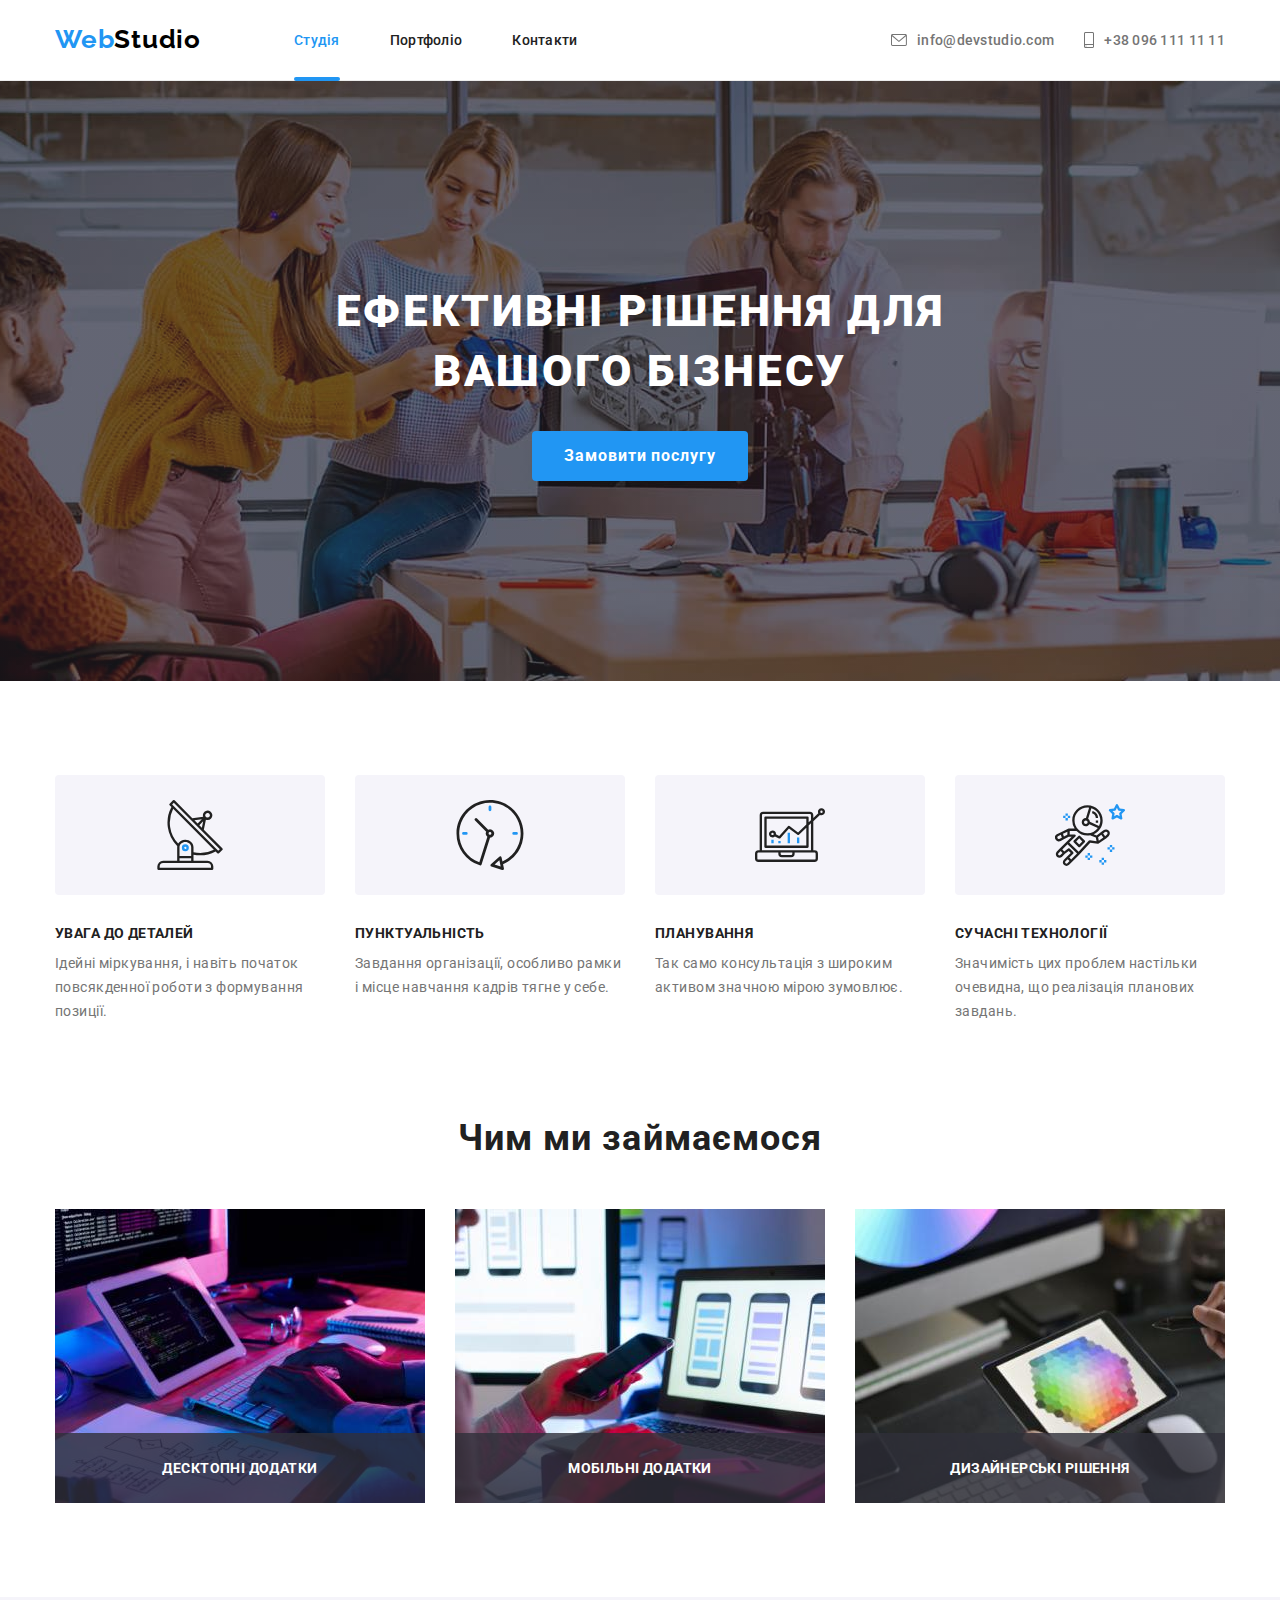
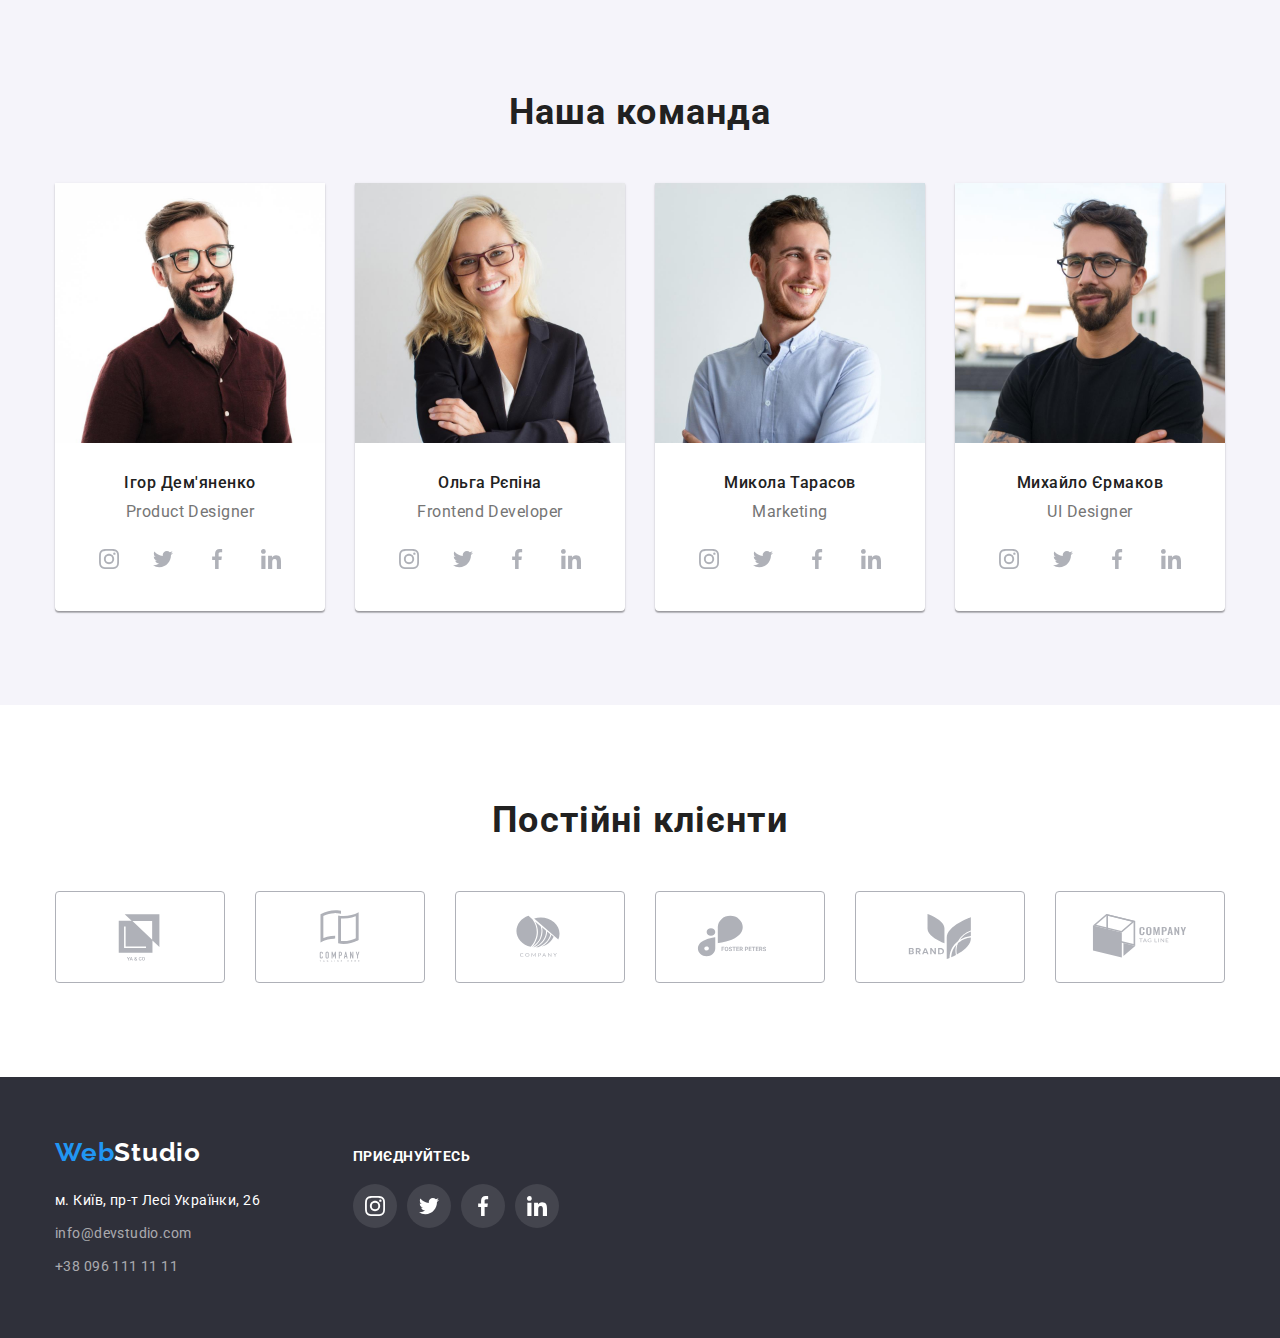
<file: index.html>
<!DOCTYPE html>
<html lang="uk">
  <head>
    <meta charset="UTF-8" />
    <meta http-equiv="X-UA-Compatible" content="IE=edge" />
    <meta name="viewport" content="width=device-width, initial-scale=1.0" />
    <title>Студія</title>
    <link rel="preconnect" href="https://fonts.googleapis.com" />
    <link rel="preconnect" href="https://fonts.gstatic.com" crossorigin />
    <link
      href="https://fonts.googleapis.com/css2?family=Raleway:wght@700&family=Roboto:wght@400;500;700;900&display=swap"
      rel="stylesheet"
    />
    <link
      rel="stylesheet"
      href="https://cdnjs.cloudflare.com/ajax/libs/modern-normalize/1.1.0/modern-normalize.min.css"
    />
    <link rel="stylesheet" href="./css/styles.css" />
  </head>
  <body>
    <!-- Шапка -->
    <header class="section-header">
      <div class="container main-header">
        <nav class="main-nav">
          <a class="logo-main logo link" href="./index.html" lang="en"
            >Web<span class="logo-header">Studio</span></a
          >
          <ul class="list site-nav">
            <li class="site-nav-item">
              <a class="link site-nav-link current" href="./index.html">Студія</a>
            </li>
            <li class="site-nav-item">
              <a class="link site-nav-link" href="./portfolio.html">Портфоліо</a>
            </li>
            <li class="site-nav-item"><a class="link site-nav-link" href="#">Контакти</a></li>
          </ul>
        </nav>
        <ul class="list contacts">
          <li class="contacts-item">
            <a class="contacts-link link" href="mailto:info@devstudio.com" lang="en"
              ><svg class="contacts-icon" width="16" height="12">
                <use href="./images/icons.svg#mail"></use></svg
              >info@devstudio.com</a
            >
          </li>
          <li class="contacts-item">
            <a class="contacts-link link" href="tel:+380961111111"
              ><svg class="contacts-icon" width="10" height="16">
                <use href="./images/icons.svg#smartphone"></use></svg
              >+38 096 111 11 11</a
            >
          </li>
        </ul>
      </div>
    </header>
    <!-- Унікальний вміст -->
    <main>
      <!-- Вітання і замовлення -->
      <section class="hero">
        <div class="container">
          <h1 class="hero-title">Ефективні рішення для вашого бізнесу</h1>
          <button class="button-main" type="button" data-modal-open>Замовити послугу</button>
        </div>
      </section>
      <!-- Наші переваги -->
      <section class="benefits section">
        <div class="container">
          <h2 class="benefits-title visually-hidden">Наші переваги</h2>
          <ul class="list benefits-list">
            <li class="benefits-item">
              <div class="benefits-box">
                <svg class="benefits-icon" width="70" height="70">
                  <use href="./images/icons.svg#antenna"></use>
                </svg>
              </div>
              <h3 class="benefits-subtitle">УВАГА ДО ДЕТАЛЕЙ</h3>
              <p class="benefits-text">
                Ідейні міркування, і навіть початок повсякденної роботи з формування позиції.
              </p>
            </li>
            <li class="benefits-item">
              <div class="benefits-box">
                <svg class="benefits-icon" width="70" height="70">
                  <use href="./images/icons.svg#clock"></use>
                </svg>
              </div>
              <h3 class="benefits-subtitle">ПУНКТУАЛЬНІСТЬ</h3>
              <p class="benefits-text">
                Завдання організації, особливо рамки і місце навчання кадрів тягне у себе.
              </p>
            </li>
            <li class="benefits-item">
              <div class="benefits-box">
                <svg class="benefits-icon" width="70" height="70">
                  <use href="./images/icons.svg#diagram"></use>
                </svg>
              </div>
              <h3 class="benefits-subtitle">ПЛАНУВАННЯ</h3>
              <p class="benefits-text">
                Так само консультація з широким активом значною мірою зумовлює.
              </p>
            </li>
            <li class="benefits-item">
              <div class="benefits-box">
                <svg class="benefits-icon" width="70" height="70">
                  <use href="./images/icons.svg#astronaut"></use>
                </svg>
              </div>
              <h3 class="benefits-subtitle">СУЧАСНІ ТЕХНОЛОГІЇ</h3>
              <p class="benefits-text">
                Значимість цих проблем настільки очевидна, що реалізація планових завдань.
              </p>
            </li>
          </ul>
        </div>
      </section>
      <!-- Чим ми займаємося -->
      <section class="section actings">
        <div class="container">
          <h2 class="title">Чим ми займаємося</h2>
          <ul class="list actings-list">
            <li class="actings-item">
              <img
                class="actings-photo picture"
                src="./images/job1.jpg"
                alt="Кодинг людиною на планшеті"
                width="370"
                height="294"
              />
              <div class="actings-box">
                <h3 class="actings-image-title">Десктопні додатки</h3>
              </div>
            </li>
            <li class="actings-item">
              <img
                class="actings-photo picture"
                src="./images/job2.jpg"
                alt="Перегляд на смартфоні і ноутбуці"
                width="370"
                height="294"
              />
              <div class="actings-box">
                <h3 class="actings-image-title">Мобільні додатки</h3>
              </div>
            </li>
            <li class="actings-item">
              <img
                class="actings-photo picture"
                src="./images/job3.jpg"
                alt="Вибір кольорової палітри на планшеті"
                width="370"
                height="294"
              />
              <div class="actings-box">
                <h3 class="actings-image-title">Дизайнерські рішення</h3>
              </div>
            </li>
          </ul>
        </div>
      </section>
      <!-- Наша кломанда -->
      <section class="team section">
        <div class="container">
          <h2 class="title">Наша команда</h2>
          <ul class="list team-list">
            <li class="team-item">
              <img
                class="team-photo picture"
                src="./images/team-player1.jpg"
                alt="Ігор Дем'яненко"
                width="270"
                height="260"
              />
              <div class="team-data">
                <h3 class="team-member">Ігор Дем'яненко</h3>
                <p class="team-prof" lang="en">Product Designer</p>
                <ul class="list social">
                  <li class="social-item">
                    <a
                      class="social-link"
                      href="#"
                      target="_blank"
                      rel="noopener noreferrer nofollow"
                      aria-label="Інстаграм"
                    >
                      <svg class="social-icon" width="20" height="20">
                        <use href="./images/icons.svg#instagram"></use>
                      </svg>
                    </a>
                  </li>
                  <li class="social-item">
                    <a
                      class="social-link"
                      href="#"
                      target="_blank"
                      rel="noopener noreferrer nofollow"
                      aria-label="Твітер"
                    >
                      <svg class="social-icon" width="20" height="20">
                        <use href="./images/icons.svg#twitter"></use>
                      </svg>
                    </a>
                  </li>
                  <li class="social-item">
                    <a
                      class="social-link"
                      href="#"
                      target="_blank"
                      rel="noopener noreferrer nofollow"
                      aria-label="Фейсбук"
                    >
                      <svg class="social-icon" width="20" height="20">
                        <use href="./images/icons.svg#facebook"></use>
                      </svg>
                    </a>
                  </li>
                  <li class="social-item">
                    <a
                      class="social-link"
                      href="#"
                      target="_blank"
                      rel="noopener noreferrer nofollow"
                      aria-label="Лінкедин"
                    >
                      <svg class="social-icon" width="20" height="20">
                        <use href="./images/icons.svg#linkedin"></use>
                      </svg>
                    </a>
                  </li>
                </ul>
              </div>
            </li>
            <li class="team-item">
              <img
                class="team-photo picture"
                src="./images/team-player2.jpg"
                alt="Ольга Рєпіна"
                width="270"
                height="260"
              />
              <div class="team-data">
                <h3 class="team-member">Ольга Рєпіна</h3>
                <p class="team-prof" lang="en">Frontend Developer</p>
                <ul class="list social">
                  <li class="social-item">
                    <a
                      class="social-link"
                      href="#"
                      target="_blank"
                      rel="noopener noreferrer nofollow"
                      aria-label="Інстаграм"
                    >
                      <svg class="social-icon" width="20" height="20">
                        <use href="./images/icons.svg#instagram"></use>
                      </svg>
                    </a>
                  </li>
                  <li class="social-item">
                    <a
                      class="social-link"
                      href="#"
                      target="_blank"
                      rel="noopener noreferrer nofollow"
                      aria-label="Твітер"
                    >
                      <svg class="social-icon" width="20" height="20">
                        <use href="./images/icons.svg#twitter"></use>
                      </svg>
                    </a>
                  </li>
                  <li class="social-item">
                    <a
                      class="social-link"
                      href="#"
                      target="_blank"
                      rel="noopener noreferrer nofollow"
                      aria-label="Фейсбук"
                    >
                      <svg class="social-icon" width="20" height="20">
                        <use href="./images/icons.svg#facebook"></use>
                      </svg>
                    </a>
                  </li>
                  <li class="social-item">
                    <a
                      class="social-link"
                      href="#"
                      target="_blank"
                      rel="noopener noreferrer nofollow"
                      aria-label="Лінкедин"
                    >
                      <svg class="social-icon" width="20" height="20">
                        <use href="./images/icons.svg#linkedin"></use>
                      </svg>
                    </a>
                  </li>
                </ul>
              </div>
            </li>
            <li class="team-item">
              <img
                class="team-photo picture"
                src="./images/team-player3.jpg"
                alt="Микола Тарасов"
                width="270"
                height="260"
              />
              <div class="team-data">
                <h3 class="team-member">Микола Тарасов</h3>
                <p class="team-prof" lang="en">Marketing</p>
                <ul class="list social">
                  <li class="social-item">
                    <a
                      class="social-link"
                      href="#"
                      target="_blank"
                      rel="noopener noreferrer nofollow"
                      aria-label="Інстаграм"
                    >
                      <svg class="social-icon" width="20" height="20">
                        <use href="./images/icons.svg#instagram"></use>
                      </svg>
                    </a>
                  </li>
                  <li class="social-item">
                    <a
                      class="social-link"
                      href="#"
                      target="_blank"
                      rel="noopener noreferrer nofollow"
                      aria-label="Твітер"
                    >
                      <svg class="social-icon" width="20" height="20">
                        <use href="./images/icons.svg#twitter"></use>
                      </svg>
                    </a>
                  </li>
                  <li class="social-item">
                    <a
                      class="social-link"
                      href="#"
                      target="_blank"
                      rel="noopener noreferrer nofollow"
                      aria-label="Фейсбук"
                    >
                      <svg class="social-icon" width="20" height="20">
                        <use href="./images/icons.svg#facebook"></use>
                      </svg>
                    </a>
                  </li>
                  <li class="social-item">
                    <a
                      class="social-link"
                      href="#"
                      target="_blank"
                      rel="noopener noreferrer nofollow"
                      aria-label="Лінкедин"
                    >
                      <svg class="social-icon" width="20" height="20">
                        <use href="./images/icons.svg#linkedin"></use>
                      </svg>
                    </a>
                  </li>
                </ul>
              </div>
            </li>
            <li class="team-item">
              <img
                class="team-photo picture"
                src="./images/team-player4.jpg"
                alt="Михайло Єрмаков"
                width="270"
                height="260"
              />
              <div class="team-data">
                <h3 class="team-member">Михайло Єрмаков</h3>
                <p class="team-prof" lang="en">UI Designer</p>
                <ul class="list social">
                  <li class="social-item">
                    <a
                      class="social-link"
                      href="#"
                      target="_blank"
                      rel="noopener noreferrer nofollow"
                      aria-label="Інстаграм"
                    >
                      <svg class="social-icon" width="20" height="20">
                        <use href="./images/icons.svg#instagram"></use>
                      </svg>
                    </a>
                  </li>
                  <li class="social-item">
                    <a
                      class="social-link"
                      href="#"
                      target="_blank"
                      rel="noopener noreferrer nofollow"
                      aria-label="Твітер"
                    >
                      <svg class="social-icon" width="20" height="20">
                        <use href="./images/icons.svg#twitter"></use>
                      </svg>
                    </a>
                  </li>
                  <li class="social-item">
                    <a
                      class="social-link"
                      href="#"
                      target="_blank"
                      rel="noopener noreferrer nofollow"
                      aria-label="Фейсбук"
                    >
                      <svg class="social-icon" width="20" height="20">
                        <use href="./images/icons.svg#facebook"></use>
                      </svg>
                    </a>
                  </li>
                  <li class="social-item">
                    <a
                      class="social-link"
                      href="#"
                      target="_blank"
                      rel="noopener noreferrer nofollow"
                      aria-label="Лінкедин"
                    >
                      <svg class="social-icon" width="20" height="20">
                        <use href="./images/icons.svg#linkedin"></use>
                      </svg>
                    </a>
                  </li>
                </ul>
              </div>
            </li>
          </ul>
        </div>
      </section>
      <!-- Клієнти -->
      <section class="clients section">
        <div class="container">
          <h2 class="title">Постійні клієнти</h2>
          <ul class="list clients-list">
            <li class="clients-item">
              <a
                class="clients-link"
                href="#"
                target="_blank"
                rel="noopener noreferrer nofollow"
                aria-label="Логотип компанії 1"
              >
                <svg class="clients-icon" width="106" height="60">
                  <use href="./images/icons.svg#comp-one"></use>
                </svg>
              </a>
            </li>
            <li class="clients-item">
              <a
                class="clients-link"
                href="#"
                target="_blank"
                rel="noopener noreferrer nofollow"
                aria-label="Логотип компанії 2"
              >
                <svg class="clients-icon" width="106" height="60">
                  <use href="./images/icons.svg#comp-two"></use>
                </svg>
              </a>
            </li>
            <li class="clients-item">
              <a
                class="clients-link"
                href="#"
                target="_blank"
                rel="noopener noreferrer nofollow"
                aria-label="Логотип компанії 3"
              >
                <svg class="clients-icon" width="106" height="60">
                  <use href="./images/icons.svg#comp-three"></use>
                </svg>
              </a>
            </li>
            <li class="clients-item">
              <a
                class="clients-link"
                href="#"
                target="_blank"
                rel="noopener noreferrer nofollow"
                aria-label="Логотип компанії 4"
              >
                <svg class="clients-icon" width="106" height="60">
                  <use href="./images/icons.svg#comp-four"></use>
                </svg>
              </a>
            </li>
            <li class="clients-item">
              <a
                class="clients-link"
                href="#"
                target="_blank"
                rel="noopener noreferrer nofollow"
                aria-label="Логотип компанії 5"
              >
                <svg class="clients-icon" width="106" height="60">
                  <use href="./images/icons.svg#comp-five"></use>
                </svg>
              </a>
            </li>
            <li class="clients-item">
              <a
                class="clients-link"
                href="#"
                target="_blank"
                rel="noopener noreferrer nofollow"
                aria-label="Логотип компанії 6"
              >
                <svg class="clients-icon" width="106" height="60">
                  <use href="./images/icons.svg#comp-six"></use>
                </svg>
              </a>
            </li>
          </ul>
        </div>
      </section>
    </main>
    <!-- Підвал -->
    <footer class="main-footer">
      <div class="container footer-box">
        <div class="main-info-box">
          <a class="logo link footer-logo" href="./index.html" lang="en"
            >Web<span class="logo-footer">Studio</span></a
          >
          <address class="location">
            <ul class="list location-list">
              <li class="location-item">
                <a
                  class="location-address link"
                  href="https://goo.gl/maps/CPtrU1FHBa2aNyZL9"
                  target="_blank"
                  rel="noopener noreferrer nofollow"
                  >м. Київ, пр-т Лесі Українки, 26</a
                >
              </li>
              <li class="location-item">
                <a class="location-link link" href="mailto:info@devstudio.com" lang="en"
                  >info@devstudio.com</a
                >
              </li>
              <li class="location-item">
                <a class="location-link link" href="tel:+380961111111">+38 096 111 11 11</a>
              </li>
            </ul>
          </address>
        </div>
        <div class="call">
          <h2 class="call-subtitle">приєднуйтесь</h2>
          <ul class="list call-list social">
            <li class="social-item">
              <a
                class="social-link social-link-footer"
                href="#"
                target="_blank"
                rel="noopener noreferrer nofollow"
                aria-label="Інстаграм"
              >
                <svg class="social-icon" width="20" height="20">
                  <use href="./images/icons.svg#instagram"></use>
                </svg>
              </a>
            </li>
            <li class="social-item">
              <a
                class="social-link social-link-footer"
                href="#"
                target="_blank"
                rel="noopener noreferrer nofollow"
                aria-label="Твітер"
              >
                <svg class="social-icon" width="20" height="20">
                  <use href="./images/icons.svg#twitter"></use>
                </svg>
              </a>
            </li>
            <li class="social-item">
              <a
                class="social-link social-link-footer"
                href="#"
                target="_blank"
                rel="noopener noreferrer nofollow"
                aria-label="Фейсбук"
              >
                <svg class="social-icon" width="20" height="20">
                  <use href="./images/icons.svg#facebook"></use>
                </svg>
              </a>
            </li>
            <li class="social-item">
              <a
                class="social-link social-link-footer"
                href="#"
                target="_blank"
                rel="noopener noreferrer nofollow"
                aria-label="Лінкедин"
              >
                <svg class="social-icon" width="20" height="20">
                  <use href="./images/icons.svg#linkedin"></use>
                </svg>
              </a>
            </li>
          </ul>
        </div>
      </div>
    </footer>
    <div class="backdrop is-hidden" data-modal>
      <div class="modal">
        <button class="button-close" type="button" data-modal-close>
          <svg class="close-icon" width="18" height="18">
            <use href="./images/icons.svg#close"></use>
          </svg>
        </button>
      </div>
    </div>
    <script src="./js/modal.js"></script>
  </body>
</html>
</file>
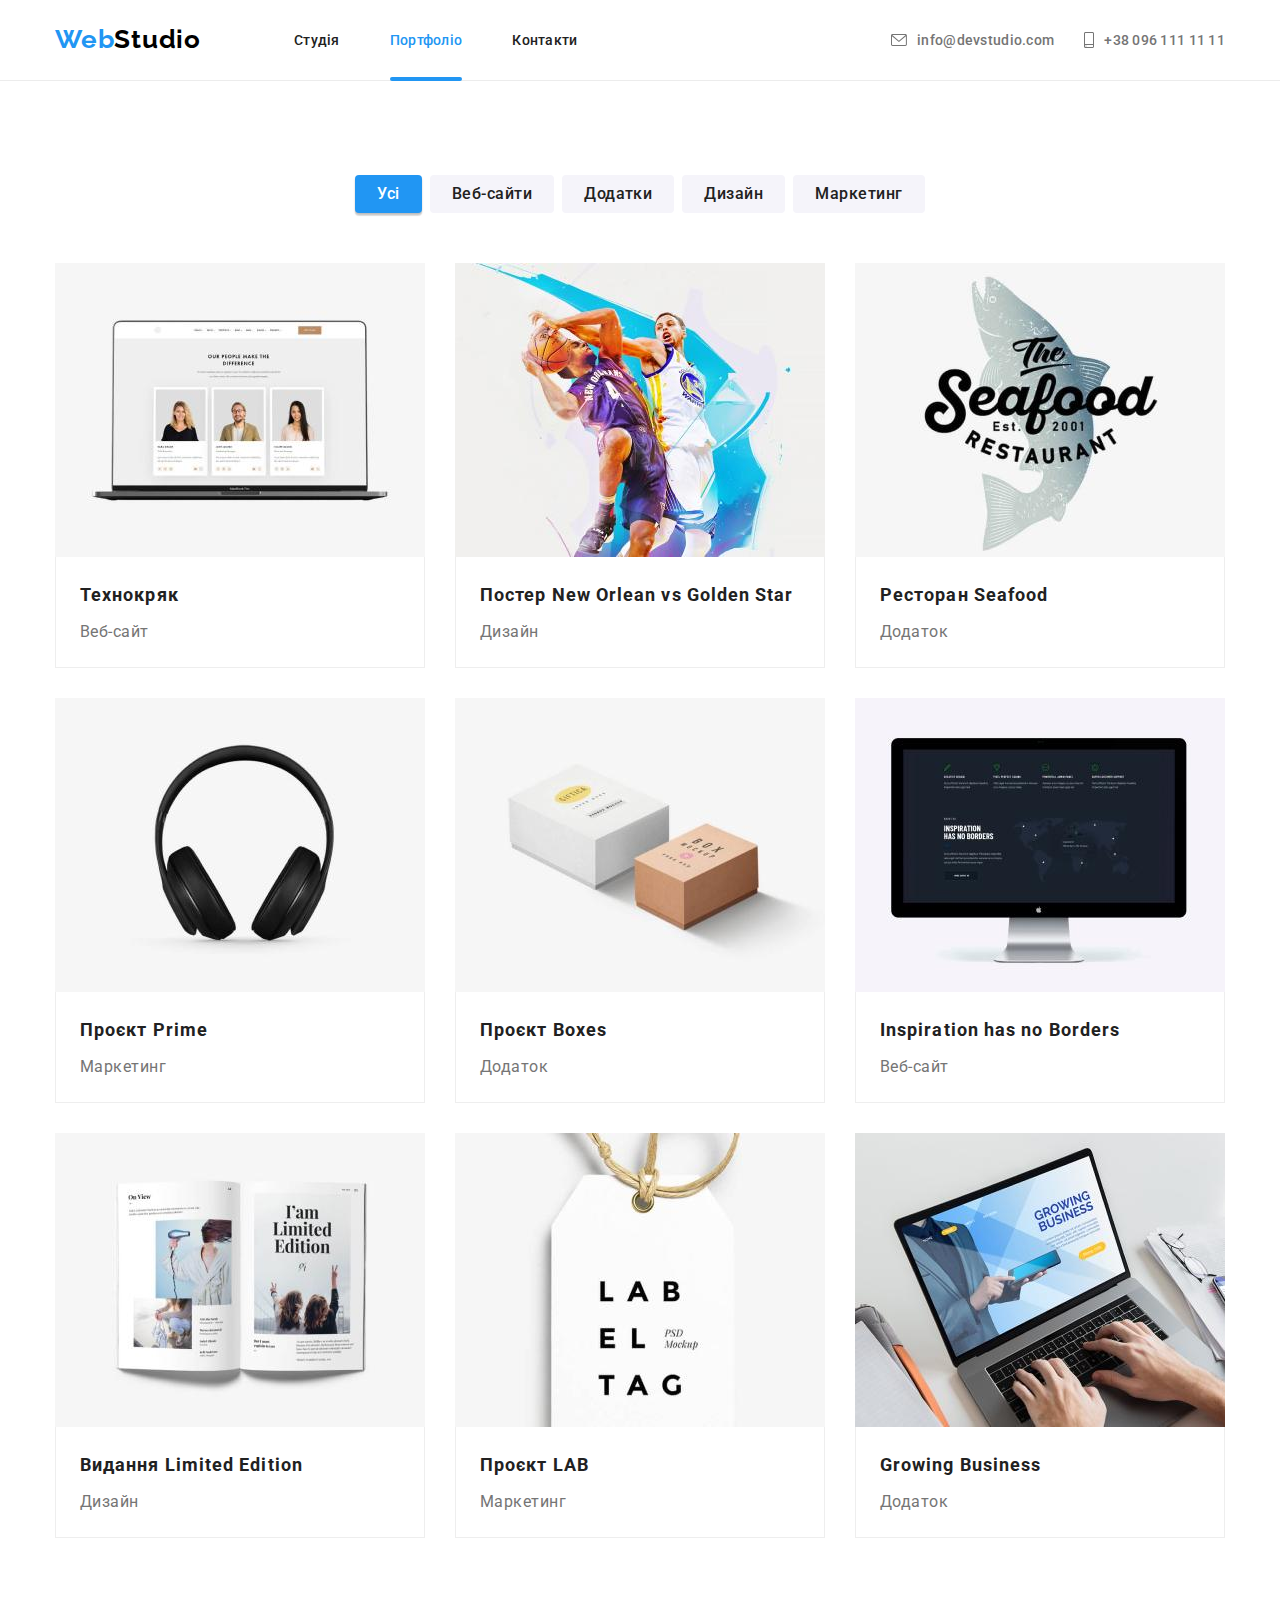
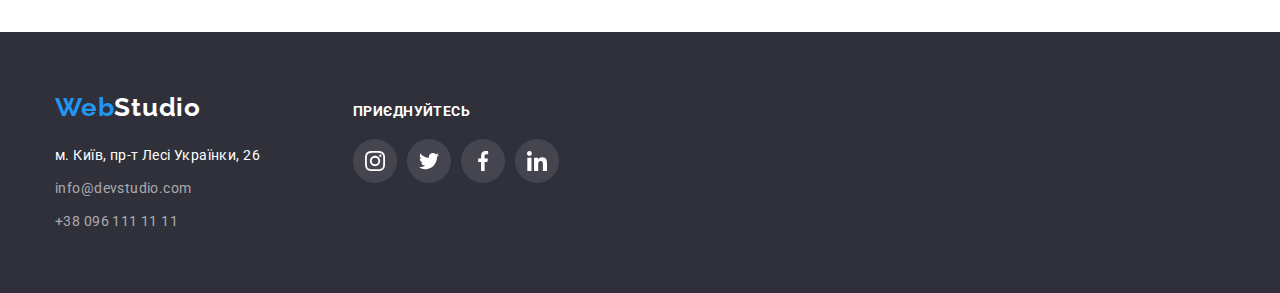
<file: portfolio.html>
<!DOCTYPE html>
<html lang="uk">
  <head>
    <meta charset="UTF-8" />
    <meta http-equiv="X-UA-Compatible" content="IE=edge" />
    <meta name="viewport" content="width=device-width, initial-scale=1.0" />
    <title>Студія</title>
    <link rel="preconnect" href="https://fonts.googleapis.com" />
    <link rel="preconnect" href="https://fonts.gstatic.com" crossorigin />
    <link
      href="https://fonts.googleapis.com/css2?family=Raleway:wght@700&family=Roboto:wght@400;500;700;900&display=swap"
      rel="stylesheet"
    />
    <link
      rel="stylesheet"
      href="https://cdnjs.cloudflare.com/ajax/libs/modern-normalize/1.1.0/modern-normalize.min.css"
    />
    <link rel="stylesheet" href="./css/styles.css" />
  </head>
  <body>
    <!-- Шапка -->
    <header class="section-header">
      <div class="container main-header">
        <nav class="main-nav">
          <a class="logo-main logo link" href="./index.html" lang="en"
            >Web<span class="logo-header">Studio</span></a
          >
          <ul class="list site-nav">
            <li class="site-nav-item">
              <a class="link site-nav-link" href="./index.html">Студія</a>
            </li>
            <li class="site-nav-item">
              <a class="link site-nav-link current" href="./portfolio.html">Портфоліо</a>
            </li>
            <li class="site-nav-item"><a class="link site-nav-link" href="#">Контакти</a></li>
          </ul>
        </nav>
        <ul class="list contacts">
          <li class="contacts-item">
            <a class="contacts-link link" href="mailto:info@devstudio.com" lang="en"
              ><svg class="contacts-icon" width="16" height="12">
                <use href="./images/icons.svg#mail"></use></svg
              >info@devstudio.com</a
            >
          </li>
          <li class="contacts-item">
            <a class="contacts-link link" href="tel:+380961111111"
              ><svg class="contacts-icon" width="10" height="16">
                <use href="./images/icons.svg#smartphone"></use></svg
              >+38 096 111 11 11</a
            >
          </li>
        </ul>
      </div>
    </header>
    <!-- Унікальний вміст -->
    <main>
      <!-- Портфоліо -->
      <section class="section">
        <div class="container">
          <h1 class="visually-hidden">Портфоліо</h1>
          <ul class="list button-list">
            <li class="button-item">
              <button class="button-filter button-current" type="button">Усі</button>
            </li>
            <li class="button-item">
              <button class="button-filter" type="button">Веб-сайти</button>
            </li>
            <li class="button-item">
              <button class="button-filter" type="button">Додатки</button>
            </li>
            <li class="button-item"><button class="button-filter" type="button">Дизайн</button></li>
            <li class="button-item">
              <button class="button-filter" type="button">Маркетинг</button>
            </li>
          </ul>
          <ul class="list kind-list">
            <li class="kind-item">
              <a class="link kind-link" href="#" target="_blank" rel="noopener noreferrer nofollow">
                <div class="kind-box">
                  <img
                    class="kind-photo picture"
                    src="./images/post1.jpg"
                    alt="Ноутбук з відкритим веб-сайтом"
                    width="370"
                    height="294"
                  />
                  <p class="kind-description">
                    Ресурс пропонує комплексні пропозиції з різним рівнем функціоналу та сервісів.
                    Все це дозволить відвідувачу отримати вичерпні відомості про компанію чи
                    приватну особу.
                  </p>
                </div>
                <div class="kind-card">
                  <h2 class="kind-title">Технокряк</h2>
                  <p class="kind-text">Веб-сайт</p>
                </div>
              </a>
            </li>
            <li class="kind-item">
              <a class="link kind-link" href="#" target="_blank" rel="noopener noreferrer nofollow">
                <div class="kind-box">
                  <img
                    class="kind-photo picture"
                    src="./images/post2.jpg"
                    alt="Два баскетболісти в боротьбі за м'яч"
                    width="370"
                    height="294"
                  />
                  <p class="kind-description">
                    Lorem ipsum dolor, sit amet consectetur adipisicing elit. Recusandae harum
                    tempore dolores dicta? Exercitationem placeat assumenda perferendis eaque
                    quaerat veniam!
                  </p>
                </div>
                <div class="kind-card">
                  <h2 class="kind-title">
                    Постер <span lang="en">New Orlean vs Golden Star</span>
                  </h2>
                  <p class="kind-text">Дизайн</p>
                </div>
              </a>
            </li>
            <li class="kind-item">
              <a class="link kind-link" href="#" target="_blank" rel="noopener noreferrer nofollow">
                <div class="kind-box">
                  <img
                    class="kind-photo picture"
                    src="./images/post3.jpg"
                    alt="Логотип ресторану. На передньому плані текст, а на задньому риба"
                    width="370"
                    height="294"
                  />
                  <p class="kind-description">
                    Lorem ipsum dolor, sit amet consectetur adipisicing elit. Recusandae harum
                    tempore dolores dicta? Exercitationem placeat assumenda perferendis eaque
                    quaerat veniam!
                  </p>
                </div>
                <div class="kind-card">
                  <h2 class="kind-title">Ресторан <span lang="en">Seafood</span></h2>
                  <p class="kind-text">Додаток</p>
                </div>
              </a>
            </li>
            <li class="kind-item">
              <a class="link kind-link" href="#" target="_blank" rel="noopener noreferrer nofollow">
                <div class="kind-box">
                  <img
                    class="kind-photo picture"
                    src="./images/post4.jpg"
                    alt="Чорні безпровідні навушники"
                    width="370"
                    height="294"
                  />
                  <p class="kind-description">
                    Lorem ipsum dolor, sit amet consectetur adipisicing elit. Recusandae harum
                    tempore dolores dicta? Exercitationem placeat assumenda perferendis eaque
                    quaerat veniam!
                  </p>
                </div>
                <div class="kind-card">
                  <h2 class="kind-title">Проєкт <span lang="en">Prime</span></h2>
                  <p class="kind-text">Маркетинг</p>
                </div>
              </a>
            </li>
            <li class="kind-item">
              <a class="link kind-link" href="#" target="_blank" rel="noopener noreferrer nofollow">
                <div class="kind-box">
                  <img
                    class="kind-photo picture"
                    src="./images/post5.jpg"
                    alt="Дві закриті коробки з надписами. Менша жовта і більша біла"
                    width="370"
                    height="294"
                  />
                  <p class="kind-description">
                    Lorem ipsum dolor, sit amet consectetur adipisicing elit. Recusandae harum
                    tempore dolores dicta? Exercitationem placeat assumenda perferendis eaque
                    quaerat veniam!
                  </p>
                </div>
                <div class="kind-card">
                  <h2 class="kind-title">Проєкт <span lang="en">Boxes</span></h2>
                  <p class="kind-text">Додаток</p>
                </div>
              </a>
            </li>
            <li class="kind-item">
              <a class="link kind-link" href="#" target="_blank" rel="noopener noreferrer nofollow">
                <div class="kind-box">
                  <img
                    class="kind-photo picture"
                    src="./images/post6.jpg"
                    alt="Веб-сайт на моніторі"
                    width="370"
                    height="294"
                  />
                  <p class="kind-description">
                    Lorem ipsum dolor, sit amet consectetur adipisicing elit. Recusandae harum
                    tempore dolores dicta? Exercitationem placeat assumenda perferendis eaque
                    quaerat veniam!
                  </p>
                </div>
                <div class="kind-card">
                  <h2 class="kind-title" lang="en">Inspiration has no Borders</h2>
                  <p class="kind-text">Веб-сайт</p>
                </div>
              </a>
            </li>
            <li class="kind-item">
              <a class="link kind-link" href="#" target="_blank" rel="noopener noreferrer nofollow">
                <div class="kind-box">
                  <img
                    class="kind-photo picture"
                    src="./images/post7.jpg"
                    alt="Розгорнутий журнал"
                    width="370"
                    height="294"
                  />
                  <p class="kind-description">
                    Lorem ipsum dolor, sit amet consectetur adipisicing elit. Recusandae harum
                    tempore dolores dicta? Exercitationem placeat assumenda perferendis eaque
                    quaerat veniam!
                  </p>
                </div>
                <div class="kind-card">
                  <h2 class="kind-title">Видання <span lang="en">Limited Edition</span></h2>
                  <p class="kind-text">Дизайн</p>
                </div>
              </a>
            </li>
            <li class="kind-item">
              <a class="link kind-link" href="#" target="_blank" rel="noopener noreferrer nofollow">
                <div class="kind-box">
                  <img
                    class="kind-photo picture"
                    src="./images/post8.jpg"
                    alt="Бирка з назвою на мотузці"
                    width="370"
                    height="294"
                  />
                  <p class="kind-description">
                    Lorem ipsum dolor, sit amet consectetur adipisicing elit. Recusandae harum
                    tempore dolores dicta? Exercitationem placeat assumenda perferendis eaque
                    quaerat veniam!
                  </p>
                </div>
                <div class="kind-card">
                  <h2 class="kind-title">Проєкт <span lang="en">LAB</span></h2>
                  <p class="kind-text">Маркетинг</p>
                </div>
              </a>
            </li>
            <li class="kind-item">
              <a class="link kind-link" href="#" target="_blank" rel="noopener noreferrer nofollow">
                <div class="kind-box">
                  <img
                    class="kind-photo picture"
                    src="./images/post9.jpg"
                    alt="Додаток відкритий в ноутбуці з руками на клавіатурі"
                    width="370"
                    height="294"
                  />
                  <p class="kind-description">
                    Lorem ipsum dolor, sit amet consectetur adipisicing elit. Recusandae harum
                    tempore dolores dicta? Exercitationem placeat assumenda perferendis eaque
                    quaerat veniam!
                  </p>
                </div>
                <div class="kind-card">
                  <h2 class="kind-title" lang="en">Growing Business</h2>
                  <p class="kind-text">Додаток</p>
                </div>
              </a>
            </li>
          </ul>
        </div>
      </section>
    </main>
    <!-- Підвал -->
    <footer class="main-footer">
      <div class="container footer-box">
        <div class="main-info-box">
          <a class="logo link footer-logo" href="./index.html" lang="en"
            >Web<span class="logo-footer">Studio</span></a
          >
          <address class="location">
            <ul class="list">
              <li class="location-item">
                <a
                  class="location-address link"
                  href="https://goo.gl/maps/CPtrU1FHBa2aNyZL9"
                  target="_blank"
                  rel="noopener noreferrer nofollow"
                  >м. Київ, пр-т Лесі Українки, 26</a
                >
              </li>
              <li class="location-item">
                <a class="location-link link" href="mailto:info@devstudio.com" lang="en"
                  >info@devstudio.com</a
                >
              </li>
              <li class="location-item">
                <a class="location-link link" href="tel:+380961111111">+38 096 111 11 11</a>
              </li>
            </ul>
          </address>
        </div>
        <div class="call">
          <h2 class="call-subtitle">приєднуйтесь</h2>
          <ul class="list call-list social">
            <li class="social-item">
              <a
                class="social-link social-link-footer"
                href="#"
                target="_blank"
                rel="noopener noreferrer nofollow"
                aria-label="Інстаграм"
              >
                <svg class="social-icon" width="20" height="20">
                  <use href="./images/icons.svg#instagram"></use>
                </svg>
              </a>
            </li>
            <li class="social-item">
              <a
                class="social-link social-link-footer"
                href="#"
                target="_blank"
                rel="noopener noreferrer nofollow"
                aria-label="Твітер"
              >
                <svg class="social-icon" width="20" height="20">
                  <use href="./images/icons.svg#twitter"></use>
                </svg>
              </a>
            </li>
            <li class="social-item">
              <a
                class="social-link social-link-footer"
                href="#"
                target="_blank"
                rel="noopener noreferrer nofollow"
                aria-label="Фейсбук"
              >
                <svg class="social-icon" width="20" height="20">
                  <use href="./images/icons.svg#facebook"></use>
                </svg>
              </a>
            </li>
            <li class="social-item">
              <a
                class="social-link social-link-footer"
                href="#"
                target="_blank"
                rel="noopener noreferrer nofollow"
                aria-label="Лінкедин"
              >
                <svg class="social-icon" width="20" height="20">
                  <use href="./images/icons.svg#linkedin"></use>
                </svg>
              </a>
            </li>
          </ul>
        </div>
      </div>
    </footer>
  </body>
</html>
</file>
<file: css/styles.css>
:root {
  --main-light-color: #ffffff;
  --main-dark-color: #000000;
  --primary-bg-color: #2f303a;
  --secondary-bg-color: #f5f4fa;
  --accent-color: #2196f3;
  --primary-text-color: #212121;
  --secondary-text-color: #757575;
  --thirdy-text-color: rgba(255, 255, 255, 0.6);
  --shadow-btn-color: #188ce8;
  --line-color: #ececec;
  --main-border-color: #eeeeee;
  --gradient-color: rgba(47, 48, 58, 0.4);
  --main-icon-color: #afb1b8;
  --main-icon-bg-color: rgba(255, 255, 255, 0.1);
  --box-bg-color: rgba(47, 48, 58, 0.8);
  --main-action-color: rgba(33, 150, 243, 0.9);
  --backdrop-color: rgba(0, 0, 0, 0.2);
  --btn-close-border-color: rgba(0, 0, 0, 0.1);
}

/* ==================== Глобальні стилі ====================*/

body {
  color: var(--primary-text-color);
  background-color: var(--main-light-color);
  font-family: Roboto, sans-serif;
  font-size: 14px;
}

.list {
  list-style: none;
}

.link {
  text-decoration: none;
}

.picture {
  display: block;
}

h1,
h2,
h3,
p,
ul {
  margin-top: 0;
  margin-bottom: 0;
  padding-left: 0;
}

.container {
  margin-left: auto;
  margin-right: auto;
  padding-left: 15px;
  padding-right: 15px;

  width: 1200px;
}

.section {
  padding-top: 94px;
  padding-bottom: 94px;
}

/* Стилі для прихованих заголовків */

.visually-hidden {
  position: absolute;
  white-space: nowrap;
  width: 1px;
  height: 1px;
  overflow: hidden;
  border: 0;
  padding: 0;
  clip: rect(0 0 0 0);
  clip-path: inset(50%);
  margin: -1px;
}

/* ==================== Глобальні стилі ====================*/

/* ==================== Стилі шапки ====================*/

.section-header {
  border-bottom: 1px solid var(--line-color);
}

.main-header {
  display: flex;
  align-items: center;
  justify-content: flex-start;
}

/* ==================== Логотип ====================*/

.logo {
  font-family: Raleway, sans-serif;
  color: var(--accent-color);
  font-weight: 700;
  font-size: 26px;
  line-height: calc(31 / 26);
  letter-spacing: 0.03em;
}

.logo-main {
  display: block;
  margin-right: 93px;
  padding-top: 24px;
  padding-bottom: 25px;
}

.logo-header {
  color: var(--main-dark-color);
}
/* ==================== Логотип ====================*/
/* ==================== Навігація і контакти ====================*/

.main-nav {
  display: flex;
  align-items: center;
}

.site-nav {
  display: flex;
  gap: 50px;
}

.site-nav-link {
  position: relative;
  display: block;
  padding-top: 32px;
  padding-bottom: 32px;

  color: var(--primary-text-color);
  font-weight: 500;
  line-height: calc(16 / 14);
  letter-spacing: 0.02em;

  transition: color 250ms cubic-bezier(0.4, 0, 0.2, 1);
}

.site-nav-link.current::after {
  position: absolute;
  bottom: -1px;
  left: 0;
  content: '';
  min-width: 100%;
  height: 4px;
  background: var(--accent-color);
  border-radius: 2px;
}

.site-nav-link:hover,
.site-nav-link:focus,
.site-nav-link.current,
.contacts-link:hover,
.contacts-link:focus {
  color: var(--accent-color);
}

/* ==================== Навігація і контакти ====================*/
/* ==================== Контакти ==================== */

.contacts {
  display: flex;
  margin-left: auto;
  gap: 30px;
}

.contacts-link {
  display: flex;
  align-items: center;
  padding-top: 32px;
  padding-bottom: 32px;

  color: var(--secondary-text-color);
  font-weight: 500;
  line-height: calc(16 / 14);
  letter-spacing: 0.02em;

  transition: color 250ms cubic-bezier(0.4, 0, 0.2, 1);
}

.contacts-icon {
  margin-right: 10px;
  fill: currentColor;
}

/* ==================== Контакти ==================== */
/* ==================== Стилі шапки ====================*/

/* ==================== Стилі головної сторінки ====================*/
/* ==================== Вітання і замовлення ====================*/

.hero {
  padding-top: 200px;
  padding-bottom: 200px;
  margin-left: auto;
  margin-right: auto;

  max-width: 1600px;
  background-image: linear-gradient(var(--gradient-color), var(--gradient-color)),
    url(../images/overlay.jpg);
  background-repeat: no-repeat;
  background-size: cover;
  background-position: center;
  background-color: var(--primary-bg-color);
  text-align: center;
}

.hero-title {
  margin-bottom: 30px;
  max-width: 696px;
  margin-left: auto;
  margin-right: auto;

  color: var(--main-light-color);
  font-weight: 900;
  font-size: 44px;
  line-height: calc(60 / 44);
  letter-spacing: 0.06em;
  text-transform: uppercase;
}

.button-main {
  color: var(--main-light-color);
  font-family: inherit;
  font-weight: 700;
  font-size: 16px;
  line-height: calc(30 / 16);
  letter-spacing: 0.06em;
  background-color: var(--accent-color);
  cursor: pointer;
  border-radius: 4px;
  border: none;
  padding: 10px 32px;

  transition: background-color 250ms cubic-bezier(0.4, 0, 0.2, 1),
    box-shadow 250ms cubic-bezier(0.4, 0, 0.2, 1);
}

.button-main:hover,
.button-main:focus {
  background-color: var(--shadow-btn-color);
  box-shadow: 0px 4px 4px rgba(0, 0, 0, 0.15);
}

/* ==================== Вітання і замовлення ====================*/
/* ==================== Наші переваги ====================*/

.benefits-list {
  display: flex;
  gap: 30px;
}

.benefits-item {
  width: 270px;
}

.benefits-box {
  display: flex;
  align-items: center;
  justify-content: center;
  margin-bottom: 30px;

  width: 270px;
  height: 120px;
  background-color: var(--secondary-bg-color);
  border-radius: 4px;
}

.benefits-subtitle {
  margin-bottom: 10px;

  font-size: 14px;
  line-height: calc(16 / 14);
  letter-spacing: 0.03em;
  text-transform: uppercase;
}

.benefits-text {
  color: var(--secondary-text-color);
  line-height: calc(24 / 14);
  letter-spacing: 0.03em;
}

/* ==================== Наші переваги ====================*/
/* ==================== Чим ми займаємося ====================*/

.actings {
  padding-top: 0;
}

.actings-list {
  display: flex;
  gap: 30px;
}

.actings-item {
  position: relative;

  width: 370px;
}

.title {
  margin-bottom: 50px;

  font-size: 36px;
  line-height: calc(42 / 36);
  letter-spacing: 0.03em;
  text-align: center;
}

.actings-box {
  position: absolute;
  bottom: 0;

  padding: 27px;
  text-align: center;
  width: 370px;
  height: 70px;
  background-color: var(--box-bg-color);
}

.actings-image-title {
  color: var(--main-light-color);
  font-weight: 700;
  font-size: 14px;
  line-height: calc(16 / 14);
  letter-spacing: 0.03em;
  text-transform: uppercase;
}

/* ==================== Чим ми займаємося ====================*/
/* ==================== Наша кломанда ====================*/

.team {
  background-color: var(--secondary-bg-color);
}

.team-list {
  display: flex;
  gap: 30px;
}

.team-item {
  width: 270px;
  text-align: center;
  background-color: var(--main-light-color);
  box-shadow: 0px 1px 3px rgba(0, 0, 0, 0.12), 0px 1px 1px rgba(0, 0, 0, 0.14),
    0px 2px 1px rgba(0, 0, 0, 0.2);
  border-radius: 0px 0px 4px 4px;
}

.team-data {
  padding: 30px;
}

.team-member {
  margin-bottom: 10px;

  font-weight: 500;
  font-size: 16px;
  letter-spacing: 0.03em;
  line-height: calc(19 / 16);
}

.team-prof {
  margin-bottom: 16px;
  color: var(--secondary-text-color);
  font-size: 16px;
  letter-spacing: 0.03em;
  line-height: calc(19 / 16);
}

.social {
  display: flex;
  justify-content: center;
  gap: 10px;
}

.social-link {
  display: flex;
  justify-content: center;
  align-items: center;
  width: 44px;
  height: 44px;
  border-radius: 50%;
  color: var(--main-icon-color);
  outline: transparent;

  transition: background-color 250ms cubic-bezier(0.4, 0, 0.2, 1),
    color 250ms cubic-bezier(0.4, 0, 0.2, 1);
}

.social-link:hover,
.social-link:focus {
  background-color: var(--accent-color);
  color: var(--main-light-color);
}

.social-icon {
  fill: currentColor;
}

/* ==================== Наша кломанда ====================*/

/* ==================== Клієнти ====================*/

.clients-list {
  display: flex;
  gap: 30px;
}

.clients-link {
  display: flex;
  justify-content: center;
  align-items: center;
  width: 170px;
  height: 92px;

  color: var(--main-icon-color);
  border: 1px solid;
  border-radius: 4px;
  outline: transparent;

  transition: color 250ms cubic-bezier(0.4, 0, 0.2, 1);
}

.clients-link:hover,
.clients-link:focus {
  color: var(--accent-color);
}

.clients-icon {
  fill: currentColor;
}

/* ==================== Клієнти ====================*/
/* ==================== Стилі головної сторінки ====================*/

/* ==================== Підвал ====================*/

.main-footer {
  background-color: var(--primary-bg-color);
  padding-top: 60px;
  padding-bottom: 60px;
}

.logo-footer {
  color: var(--main-light-color);
}

.footer-logo {
  margin-bottom: 20px;
  display: inline-block;
}

.location-address {
  color: var(--main-light-color);
  font-style: normal;
  font-weight: 400;
  letter-spacing: 0.03em;
  line-height: calc(24 / 14);

  transition: color 250ms cubic-bezier(0.4, 0, 0.2, 1);
}

.location-address:hover,
.location-address:focus,
.location-link:hover,
.location-link:focus {
  color: var(--accent-color);
}

.location-link {
  color: var(--thirdy-text-color);
  font-style: normal;
  font-weight: 400;
  line-height: calc(24 / 14);
  letter-spacing: 0.03em;

  transition: color 250ms cubic-bezier(0.4, 0, 0.2, 1);
}

.location-item:not(:last-child) {
  margin-bottom: 9px;
}

.call-subtitle {
  margin-bottom: 20px;

  color: var(--main-light-color);
  font-weight: 700;
  font-size: 14px;
  line-height: calc(16 / 14);
  letter-spacing: 0.03em;
  text-transform: uppercase;
}

.footer-box {
  display: flex;
  align-items: baseline;
}

.main-info-box {
  display: inline-block;
}

.call {
  display: inline-block;
  margin-left: 93px;
  width: 206px;
}

.call-list {
  display: flex;
}

.social-link-footer {
  color: var(--main-light-color);
  background-color: var(--main-icon-bg-color);

  transition: background-color 250ms cubic-bezier(0.4, 0, 0.2, 1);
}

.social-link-footer:hover,
.social-link-footer:focus {
  background-color: var(--accent-color);
}

.social-icon {
  fill: currentColor;
}

/* ==================== Підвал ====================*/

/* ==================== Портфоліо ====================*/
/* ==================== Кноки ====================*/
.button-filter {
  color: var(--primary-text-color);
  font-weight: 500;
  font-size: 16px;
  line-height: calc(26 / 16);
  border-radius: 4px;
  background-color: var(--secondary-bg-color);
  cursor: pointer;
  border: none;
  padding: 6px 22px;
  letter-spacing: 0.03em;

  transition: background-color 250ms cubic-bezier(0.4, 0, 0.2, 1),
    color 250ms cubic-bezier(0.4, 0, 0.2, 1), box-shadow 250ms cubic-bezier(0.4, 0, 0.2, 1);
}

.button-filter:hover,
.button-filter:focus,
.button-current {
  color: var(--main-light-color);
  background-color: var(--accent-color);
  box-shadow: 0px 3px 1px rgba(0, 0, 0, 0.1), 0px 1px 2px rgba(0, 0, 0, 0.08),
    0px 2px 2px rgba(0, 0, 0, 0.12);
}

.button-list {
  display: flex;
  justify-content: center;
  margin-bottom: 50px;
  gap: 8px;
}

/* ==================== Кноки ====================*/
/* ==================== Картки ====================*/

.kind-list {
  display: flex;
  flex-wrap: wrap;
  gap: 30px;
}

.kind-item {
  width: 370px;
}

.kind-link {
  display: flex;
  flex-direction: column;
  outline: transparent;
  transition: box-shadow 250ms cubic-bezier(0.4, 0, 0.2, 1);
}

.kind-link:hover,
.kind-link:focus {
  box-shadow: 0px 1px 1px rgba(0, 0, 0, 0.12), 0px 4px 4px rgba(0, 0, 0, 0.06),
    1px 4px 6px rgba(0, 0, 0, 0.16);
}

.kind-box {
  position: relative;
  overflow: hidden;
}

.kind-description {
  position: absolute;
  top: 0;
  left: 0;
  width: 100%;
  height: 100%;

  padding: 63px 24px;

  color: var(--main-light-color);
  background-color: var(--main-action-color);
  font-size: 18px;
  line-height: calc(28 / 18);
  letter-spacing: 0.03em;

  transform: translateY(101%);
  transition: transform 250ms cubic-bezier(0.4, 0, 0.2, 1);
}

.kind-link:hover .kind-description,
.kind-link:focus .kind-description {
  transform: translateX(0);
}

.kind-card {
  padding: 20px 24px;
  border: 1px solid var(--main-border-color);
  border-top: none;
}

.kind-title {
  margin-bottom: 4px;

  color: var(--primary-text-color);
  font-size: 18px;
  line-height: calc(36 / 18);
  letter-spacing: 0.06em;
}

.kind-text {
  color: var(--secondary-text-color);
  font-size: 16px;
  line-height: calc(30 / 16);
  letter-spacing: 0.03em;
}

/* ==================== Картки ====================*/
/* ==================== Портфоліо ====================*/

/* ==================== Бекддроп і модалки ============*/

.backdrop {
  position: fixed;
  top: 0;
  left: 0;
  width: 100%;
  height: 100%;
  background-color: var(--backdrop-color);

  visibility: visible;
  opacity: 1;
  transition: opacity 250ms cubic-bezier(0.4, 0, 0.2, 1),
    visibility 250ms cubic-bezier(0.4, 0, 0.2, 1);
}

.backdrop.is-hidden {
  opacity: 0;
  pointer-events: none;
  visibility: hidden;
}

.backdrop.is-hidden .modal {
  transform: translate(-50%, -50%) scale(0.1);
}

.modal {
  position: absolute;
  top: 50%;
  left: 50%;

  min-width: 528px;
  min-height: 581px;
  background: var(--main-light-color);
  box-shadow: 0px 1px 3px rgba(0, 0, 0, 0.12), 0px 1px 1px rgba(0, 0, 0, 0.14),
    0px 2px 1px rgba(0, 0, 0, 0.2);
  border-radius: 4px;

  transform: translate(-50%, -50%) scale(1);
  transition: transform 250ms cubic-bezier(0.4, 0, 0.2, 1);
}

.button-close {
  position: absolute;
  top: 8px;
  right: 8px;
  display: flex;
  justify-content: center;
  align-items: center;
  width: 30px;
  height: 30px;
  background: var(--main-light-color);
  border: 1px solid var(--btn-close-border-color);
  border-radius: 50%;
}

/* ==================== Бекддроп і модалки ============*/
</file>
